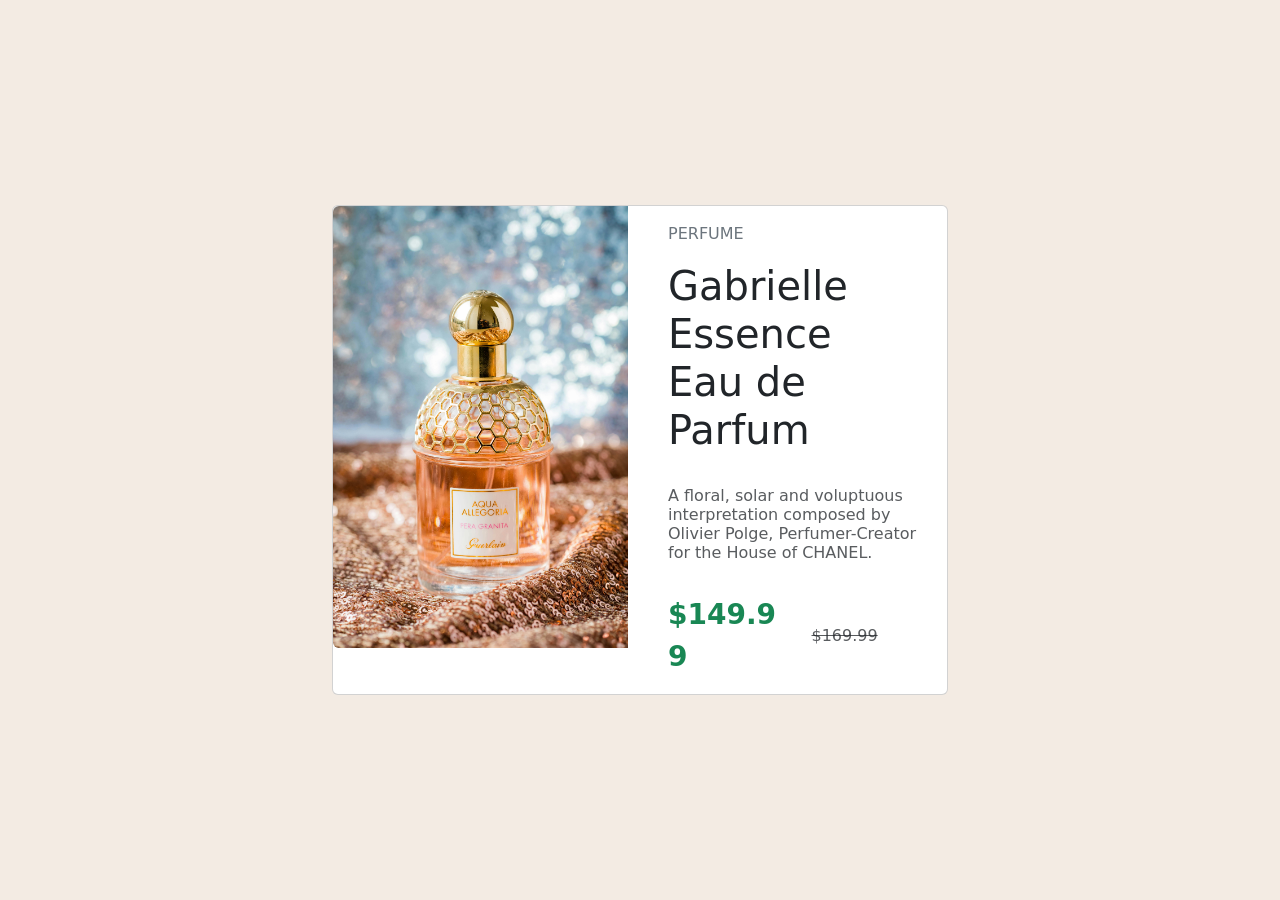
<file: bootstrap/index.html>
<!DOCTYPE html>
<html>
    <head>
        <link href="https://cdn.jsdelivr.net/npm/bootstrap@5.3.8/dist/css/bootstrap.min.css" rel="stylesheet" integrity="sha384-sRIl4kxILFvY47J16cr9ZwB07vP4J8+LH7qKQnuqkuIAvNWLzeN8tE5YBujZqJLB" crossorigin="anonymous">
        
        <meta charset="UTF-8">
        <meta name="viewport" content="width=device-width, initial-scale=1.0" />
        <title>
        </title>
    </head>

    <body>
        <main class="container-fluid" style="background-color: #f3ebe3; height: 100vh;">
            <div class="row d-flex" style="height: 100vh;">
                <section class="col-lg-6 mx-auto my-auto">
                    <div class="card">
                        <div class="row">
                            <div class="col-lg-6">
                                <img src="./image.jpg" class ="img-fluid rounded-start" height="250px" width ="100%"/>

                            </div>
                            <div class="col-lg-6">
                                <div class="card-body">
                                    <p class = "text-uppercase text-secondary"> perfume</p>
                                    <h1 class ="text-wrap" style="width: 250px";> Gabrielle Essence Eau de Parfum</h1><br>
                                    <h2 class="text-wrap fs-6 fw-light text-muted" style="width: 250px";>A floral, solar and voluptuous interpretation composed by Olivier Polge, Perfumer-Creator for the House of CHANEL.</h2><br>
                                    <div class="row align-items-center">
                                    <div class="col-lg-6 fs-3 fw-bold text-success">
                                        $149.99
                                    </div>
                                    <div class="col-lg-6 fs-6 text-decoration-line-through fw-light text-muted">
                                        $169.99
                                    </div></div>
                                    </div>
                                </div>
                            </div>
                        </div>
                    </div>
                </section>

            </div>



        <script src="https://cdn.jsdelivr.net/npm/bootstrap@5.3.8/dist/js/bootstrap.bundle.min.js" integrity="sha384-FKyoEForCGlyvwx9Hj09JcYn3nv7wiPVlz7YYwJrWVcXK/BmnVDxM+D2scQbITxI" crossorigin="anonymous"></script>
    </body>

    <footer>

    </footer>

</html>
</file>
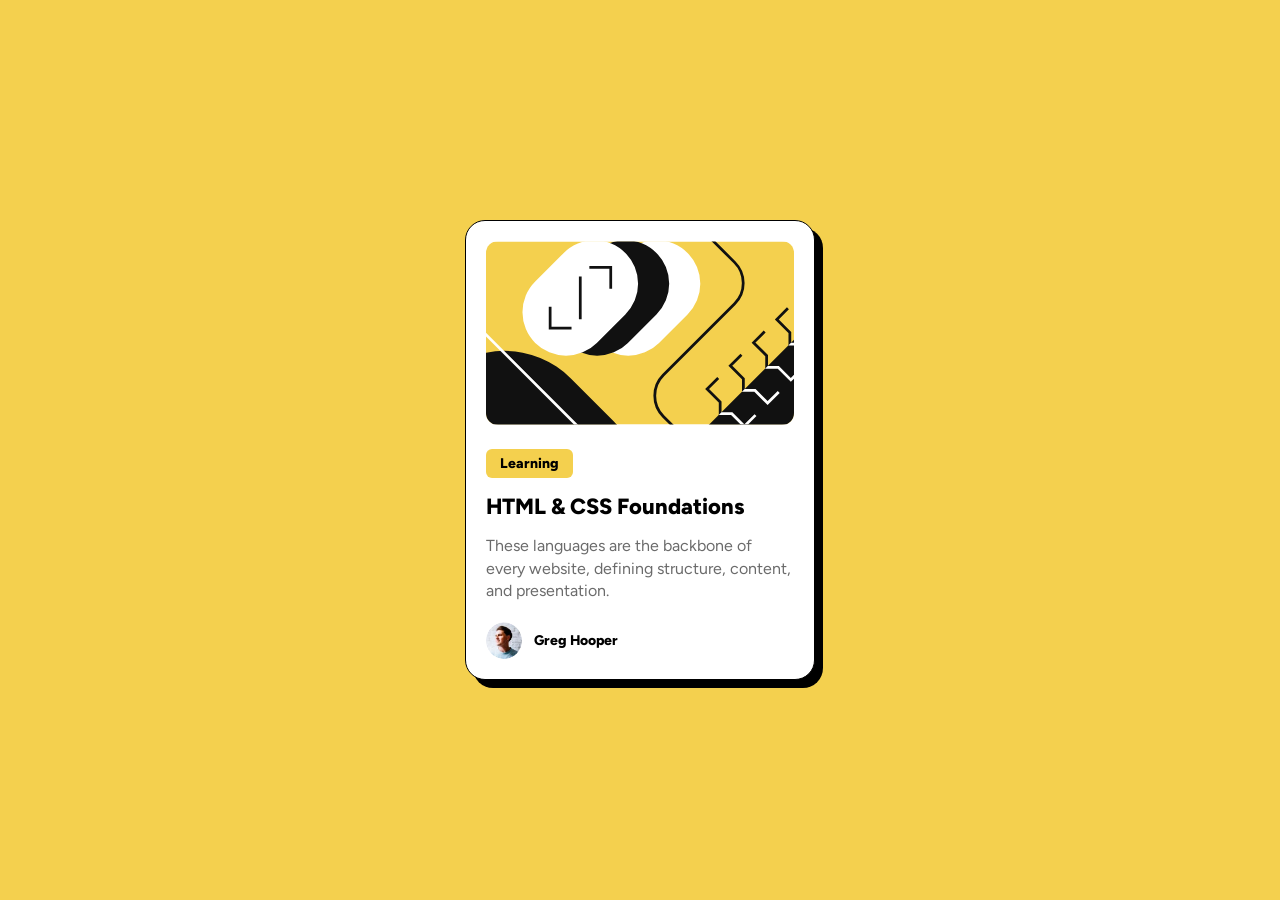
<file: challenge_html.html>
<!DOCTYPE html>
<html lang="en">
  <head>
    <meta charset="UTF-8" />
    <meta name="viewport" content="width=device-width, initial-scale=1.0" />
    <title>Blog Preview Card</title>
    <link rel="stylesheet" href="style.css" />
    <link
      href="https://fonts.googleapis.com/css2?family=Figtree:wght@300;400;600;800&display=swap"
      rel="stylesheet"
    />
  </head>

  <body>
    <main class="card">
      <img
        src="illustration-article.svg"
        alt="Article Illustration"
        class="card-img"
      />

      <div class="content">
        <p class="tag">Learning</p>

        <a href="#" class="title">HTML & CSS Foundations</a>

        <p class="description">
          These languages are the backbone of every website, defining structure,
          content, and presentation.
        </p>

      <footer class="author">
        <img src="image-avatar.webp" alt="Avatar" class="avatar" />
        <p class="author-name">Greg Hooper</p>
      </footer>
      </div>
    </main>
  </body>
</html>
</file>
<file: style.css>
/* ===== General Reset ===== */
* {
  margin: 0;
  padding: 0;
  box-sizing: border-box;
}

body {
  font-family: "Figtree", sans-serif;
  background-color: hsl(47, 88%, 63%);
  display: flex;
  align-items: center;
  justify-content: center;
  min-height: 100vh;
}

/* ===== Card ===== */
.card {
  background: white;
  width: 350px;
  padding: 20px;
  border-radius: 20px;
  border: 1px solid black;
  box-shadow: 8px 8px 0px black;
}

/* ===== Image ===== */
.card-img {
  width: 100%;
  border-radius: 12px;
  margin-bottom: 20px;
}

/* ===== Tag ===== */
.tag {
  display: inline-block;
  background: hsl(47, 88%, 63%);
  padding: 6px 14px;
  border-radius: 6px;
  font-weight: 800;
  margin-bottom: 15px;
  font-size: 14px;
}

/* ===== Title ===== */
.title {
  display: block;
  color: black;
  font-size: 22px;
  font-weight: 800;
  text-decoration: none;
  margin-bottom: 15px;
}

.title:hover {
  color: hsl(47, 88%, 63%);
}

/* ===== Description ===== */
.description {
  font-size: 16px;
  color: hsl(0, 0%, 42%);
  margin-bottom: 20px;
  line-height: 1.4;
}

/* ===== Author block ===== */
.author {
  display: flex;
  align-items: center;
  gap: 12px;
}

.avatar {
  width: 36px;
  border-radius: 50%;
}

.author-name {
  font-weight: 800;
  font-size: 14px;
}
</file>
